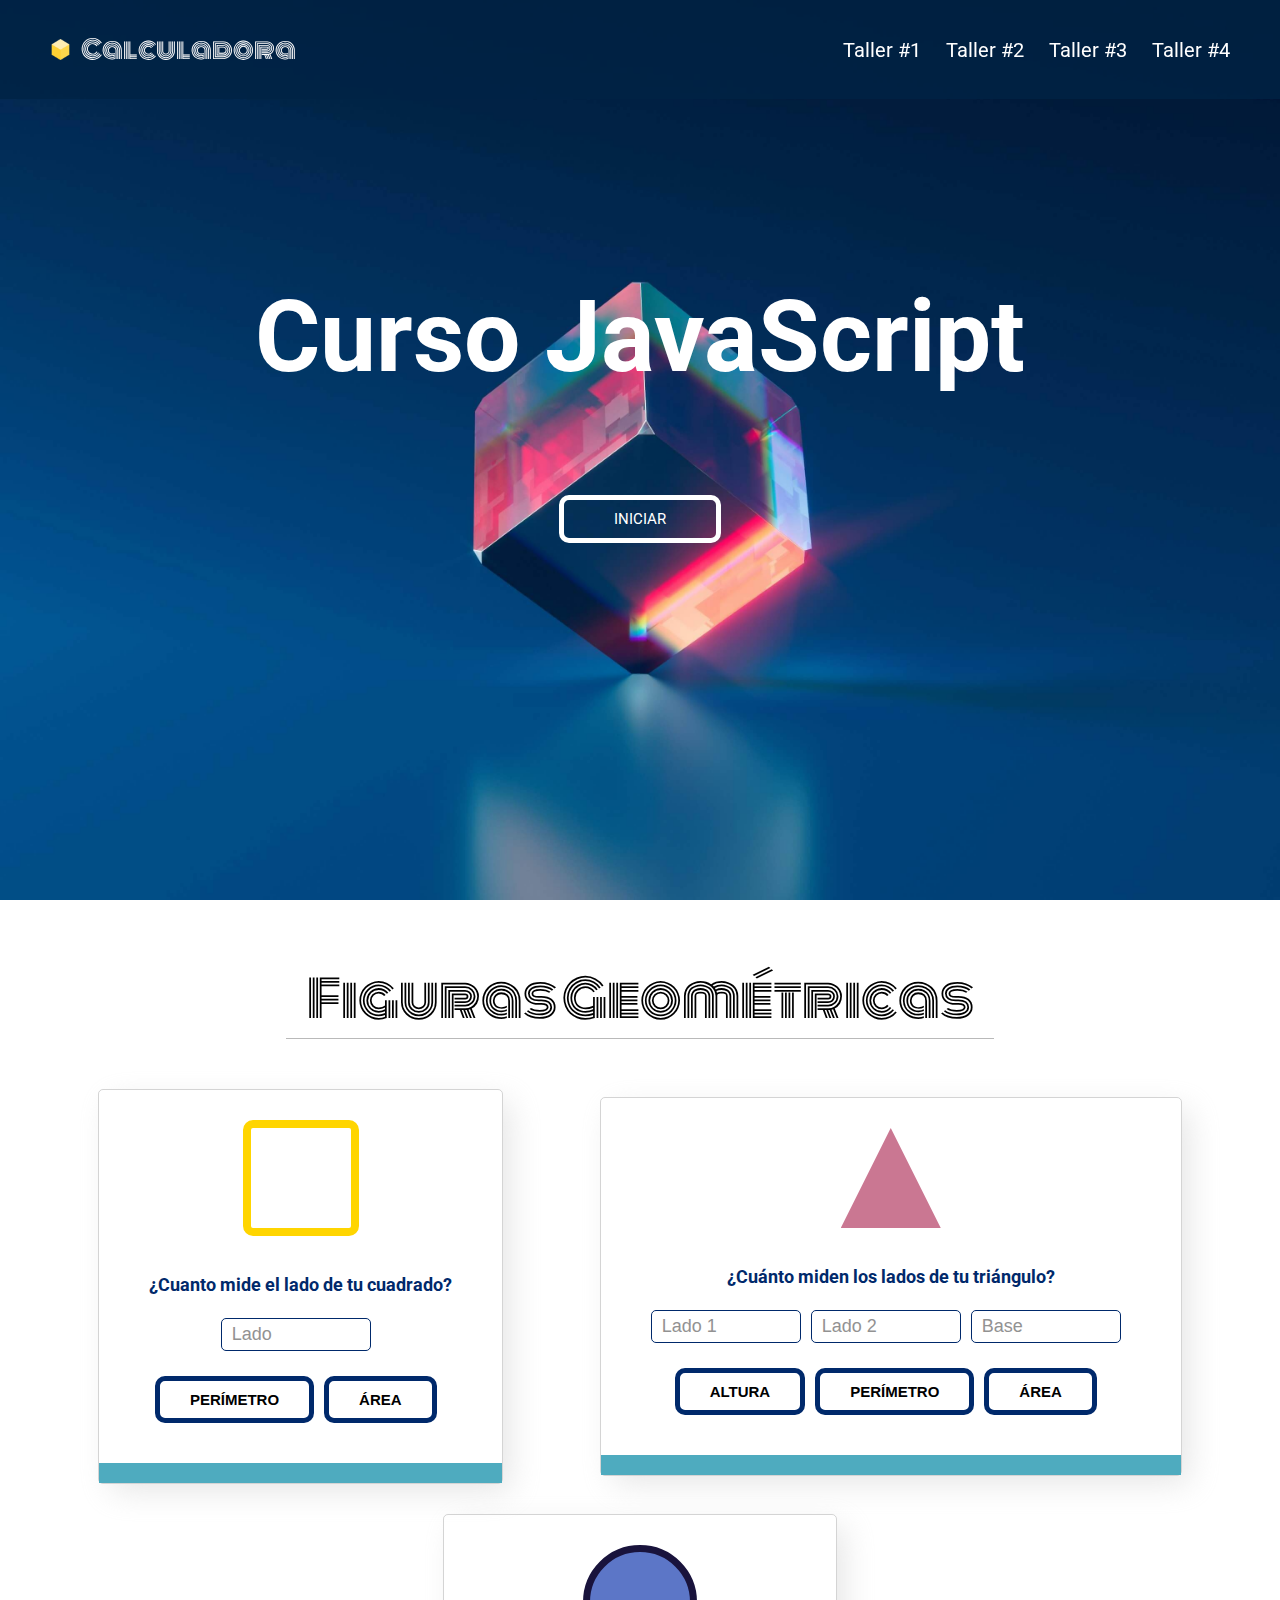
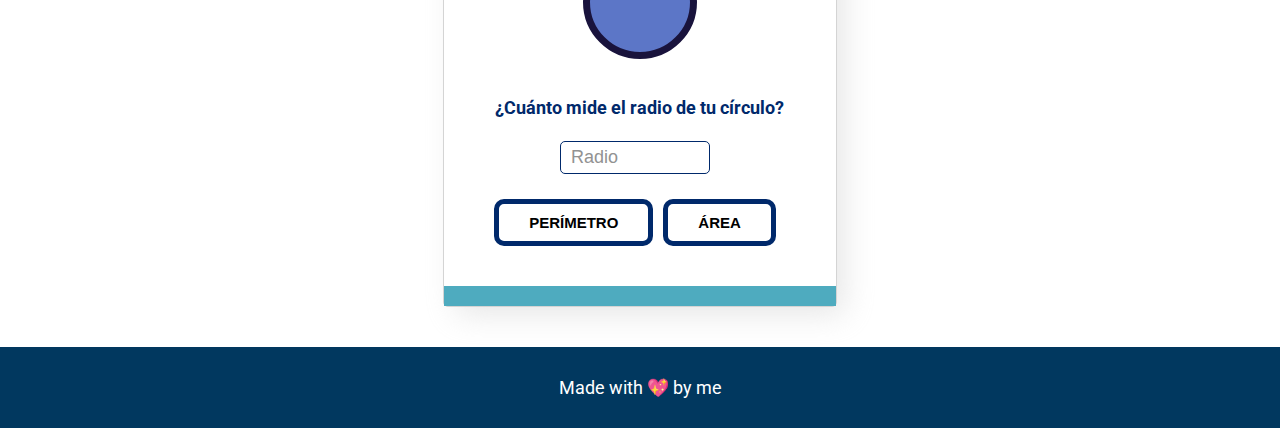
<file: index.html>
<!DOCTYPE html>
<html lang="en">
<head>
  <meta charset="UTF-8">
  <meta http-equiv="X-UA-Compatible" content="IE=edge">
  <meta name="viewport" content="width=device-width, initial-scale=1.0">
  <link rel="shortcut icon" href="assets/img/favicon.png" type="image/x-icon">
  <link rel="preconnect" href="https://fonts.googleapis.com">
  <link rel="preconnect" href="https://fonts.gstatic.com" crossorigin>
  <link href="https://fonts.googleapis.com/css2?family=Monoton&family=Roboto:wght@100;300;500;700;900&display=swap" rel="stylesheet">
  
  <link rel="stylesheet" href="css/style.css">
  <link rel="stylesheet" href="css/tablet.css" media="(max-width: 1000px)">
  <link rel="stylesheet" href="css/tablet-2.css" media="(max-width: 850px)">
  <link rel="stylesheet" href="css/mobile.css" media="(max-width: 600px)">

  <title>Curso práctico de JavaScript</title>
</head>
<body>
  <header>
    <nav>
      <section class="logo">
        <img src="assets/img/favicon.png" alt="logo">
        <span>Calculadora</span>
      </section>
      <div class="nav-options" id="nav-options">
        <a href="#fig-geometricas-section" onclick="mostrarTaller1()">Taller #1</a>
        <a href="#descuentos-section" onclick="mostrarTaller2()">Taller #2</a>
        <a href="#promedios-section" onclick="mostrarTaller3()">Taller #3</a>
        <a href="#analisis-section" onclick="mostrarTaller4()">Taller #4</a>
      </div>
      <img src="assets/img/menu-icon.jpg" alt="icono menu" class="icono-menu" onclick="dropdown()">
    </nav>
    <section class="title">
      <h1>Curso JavaScript</h1>
      <a href="#main" onclick="mostrarTaller1()">INICIAR</a>
    </section>
  </header>
  <main id="main">
    <section id="fig-geometricas-section">
      <h2>Figuras Geométricas</h2>
      <div class="taller-section fig-geometricas-section">
        <!-- ============================== CUADRADO SECTION -->
        <section class="calcular cuadrado-section">
          <form action="">
            <label for="InputCuadrado">
              <h3>¿Cuanto mide el lado de tu cuadrado?</h3>
            </label>
            <input id="InputCuadrado" class="Input" type="number" placeholder="Lado">
            <section class="button-section">
              <input type="button" onclick="calcularPerimetroCuadrado()" value="PERÍMETRO">
              <input type="button" onclick="calcularAreaCuadrado()" value="ÁREA">
            </section>
          </form>
          <div class="answer" id="rptaCuadrado"></div>
        </section>
        
        <!-- ================================ TRIANGULO SECTION -->
        <section class="calcular triangulo-section">
          <form action="">
            <label for="InputTriangulo1">
              <h3>¿Cuánto miden los lados de tu triángulo?</h3>
            </label>
            <section class="triangulo-input-section">
              <input id="InputTriangulo1" class="Input" type="number" placeholder="Lado 1">
              <input id="InputTriangulo2" class="Input" type="number" placeholder="Lado 2">
              <input id="InputTrianguloBase" class="Input" type="number" placeholder="Base">
            </section>
    
            <section class="button-section">
              <input type="button" onclick="calcularAlturaTriangulo()" value="ALTURA">
              <input type="button" onclick="calcularPerimetroTriangulo()" value="PERÍMETRO">
              <input type="button" onclick="calcularAreaTriangulo()" value="ÁREA">
            </section>
          </form>
          <div class="answer" id="rptaTriangulo"></div>
        </section>
  
        <!-- ============================ CIRCULO SECTION -->
        <section class="calcular circulo-section">
          <form action="">
            <label for="InputCirculo">
              <h3>¿Cuánto mide el radio de tu círculo?</h3>
            </label>
            <input id="InputCirculo" class="Input" type="number" placeholder="Radio">
            <section class="button-section">
              <input type="button" onclick="calcularPerimetroCirculo()" value="PERÍMETRO">
              <input type="button" onclick="calcularAreaCirculo()" value="ÁREA">
            </section>
          </form>
          <div class="answer" id="rptaCirculo"></div>
        </section>
      </div>
    </section>

    <!-- ============================= DESCUENTOS SECTION -->
    
    <section id="descuentos-section">
      <h2>% Descuentos</h2>
      <div class="taller-section descuentos-section"> 
        <section class="calcular calc-dscto-section">
          <img class="dscto-icon" src="assets/img/discount-icon.png" alt="Icono descuento">
          <form action="">
            <input id="InputPrecio" class="Input" type="number" placeholder="Precio">
  
            <section class="coupon-section">
              <h3>¿Aplicar Coupon?</h3>
    
              <label for="sincoupon">
                <input id="sincoupon" type="radio" name="iscoupon" checked onclick="mostrarSeccionCouponManual()">
                <span>Sin coupon</span>
              </label>
      
              <label for="concoupon">
                <input id="concoupon" type="radio" name="iscoupon" onclick="mostrarSeccionCouponManual()">
                <span>Con coupon</span>
              </label>
            </section>
    
            <section id="dctoManual">
              <input id="InputDscto" class="Input" type="number" placeholder="% Descuento">
            </section>
    
            <section id="dctoCoupon">
              <label for="coupons-choice">
                <span>Escoge un coupon: </span><br><br>
                <input type="text" list="coupons" class="Input" id="coupons-choice">
              </label>
              <datalist id="coupons">
                <option value="StarkCoupon"></option>
                <option value="RoggersCoupon"></option>
                <option value="ThorCoupon"></option>
              </datalist>
            </section>
  
            <section class="button-section" id="section-btn-dcto">
              <input type="button" onclick="calcularPrecioFinal()" value="CALCULAR PRECIO FINAL">
            </section>
          </form>
          <div class="answer" id="rptaDescuento"></div>
        </section>
      </div>
    </section>

    <!-- ============================================================== PROMEDIOS -->
    
    <section id="promedios-section">
      <h2>Promedios, Mediana y Moda</h2>
      <div class="taller-section promedios-section">
        <!-- ========MEDIA ARITMETICA -->
        <section class="calcular maritmetica-card promedios-card">
          <p class="card-promedios-title">Media aritmética</p>
          <img src="assets/img/maritmetica-icon.jpg" alt="icono media aritmetica">
          <form action="">
            <div id="listaDatosMA" class="listaDatos"></div>
  
            <div class="InputSection">
              <input id="InputDatoMA" class="Input" type="number" placeholder="Ingresa dato">
              <input type="button" value="+" class="addButton" onclick="agregarDatoMA()">
            </div>
  
            <section class="button-section">
              <input type="button" value="CALCULAR" onclick="mostrarPromedio()">
            </section>
          </form>
          <div class="answer" id="rptaMAritmetica"></div>
        </section>
  
        <!-- ========== MEDIA GEOMÉTRICA -->
        <section class="calcular mgeometrica-card promedios-card">
          <p class="card-promedios-title">Media geométrica</p>
          <img src="assets/img/mgeometrica-icon.jpg" alt="icono media geométrica">
          <form action="">
            <div id="listaDatosMG" class="listaDatos"></div>
  
            <div class="InputSection">
              <input id="InputDatoMG" class="Input" type="number" placeholder="Ingresa dato">
              <input type="button" value="+" class="addButton" onclick="agregarDatoMG()">
            </div>
  
            <section class="button-section">
              <input type="button" onclick="mostrarGeometrica()" value="CALCULAR">
            </section>
          </form>
          <div class="answer" id="rptaMGeometrica"></div>
        </section>
  
        <!-- ========== MEDIA ARMÓNICA -->
        <section class="calcular marmonica-card promedios-card">
          <p class="card-promedios-title">Media armónica</p>
          <img src="assets/img/marmonica-icon.jpg" alt="icono media armónica">
          <form action="">
            <div id="listaDatosMAr" class="listaDatos"></div>
  
            <div class="InputSection">
              <input id="InputDatoMAr" class="Input" type="number" placeholder="Ingresa dato">
              <input type="button" value="+" class="addButton" onclick="agregarDatoMAr()">
            </div>
  
            <section class="button-section">
              <input type="button" onclick="mostrarArmonica()" value="CALCULAR">
            </section>
          </form>
          <div class="answer" id="rptaMArmonica"></div>
        </section>
  
        <!-- ============== MEDIANA -->
        <section class="calcular mediana-card promedios-card">
          <p class="card-promedios-title">Mediana</p>
          <img src="assets/img/mediana.jpg" alt="icono mediana">
          <form action="">
            <div id="listaDatosMeadiana" class="listaDatos"></div>
  
            <div class="InputSection">
              <input id="InputDatoMediana" class="Input" type="number" placeholder="Ingresa dato">
              <input type="button" value="+" class="addButton" onclick="agregarMediana()">
            </div>
  
            <section class="button-section">
              <input type="button" onclick="mostrarMediana()" value="CALCULAR">
            </section>
          </form>
          <div class="answer" id="rptaMediana"></div>
        </section>
  
        <!-- =========== MODA -->
        <section class="calcular moda-card promedios-card">
          <p class="card-promedios-title">Moda</p>
          <img src="assets/img/moda.jpg" alt="icono moda">
          <form action="">
            <div id="listaDatosModa" class="listaDatos"></div>
  
            <div class="InputSection">
              <input id="InputDatoModa" class="Input" type="number" placeholder="Ingresa dato">
              <input type="button" value="+" class="addButton" onclick="agregarModa()">
            </div>
  
            <section class="button-section">
              <input type="button" onclick="mostrarModa()" value="CALCULAR">
            </section>
          </form>
          <div class="answer" id="rptaModa"></div>
        </section>
      </div>
    </section>

    <!-- ============================ ANALISIS DE SALARIOS -->
    
    <section id="analisis-section">
      <h2>Análisis de Salarios</h2>
      <div class="taller-section analisis-section">
        <section class="calcular analisis-card">
          <form action="">
            <div id="listaDatosAnalisisSalarios" class="listaDatos" onclick="focusInputAS()"></div>
  
            <div class="InputSection datosSA">
              <div class="inputSA">
                <input id="InputDatoASNombre" class="Input" type="text" placeholder="Ingresa nombre">
                <input id="InputDatoASSalario" class="Input" type="number" placeholder="Ingresa salario">
              </div>
              <input type="button" id="addDatoAS" value="+" class="addButton" onclick="agregarPersona()">
            </div>
  
            <section class="button-section">
              <input type="button" onclick="mostrarAnalisisSalarios()" value="CALCULAR" id="calcularAnalisis">
            </section>
          </form>
          <div class="answer" id="rptaAS"></div>
        </section>
      </div>
    </section>
  </main>
  <footer>
    Made with 💖 by me
  </footer>

  <script src="js/main.js"></script>
  <script src="js/figuras.js"></script>
  <script src="js/descuentos.js"></script>
  <script src="js/promedio.js"></script>
  <script src="js/analisis.js"></script>
</body>
</html>
</file>
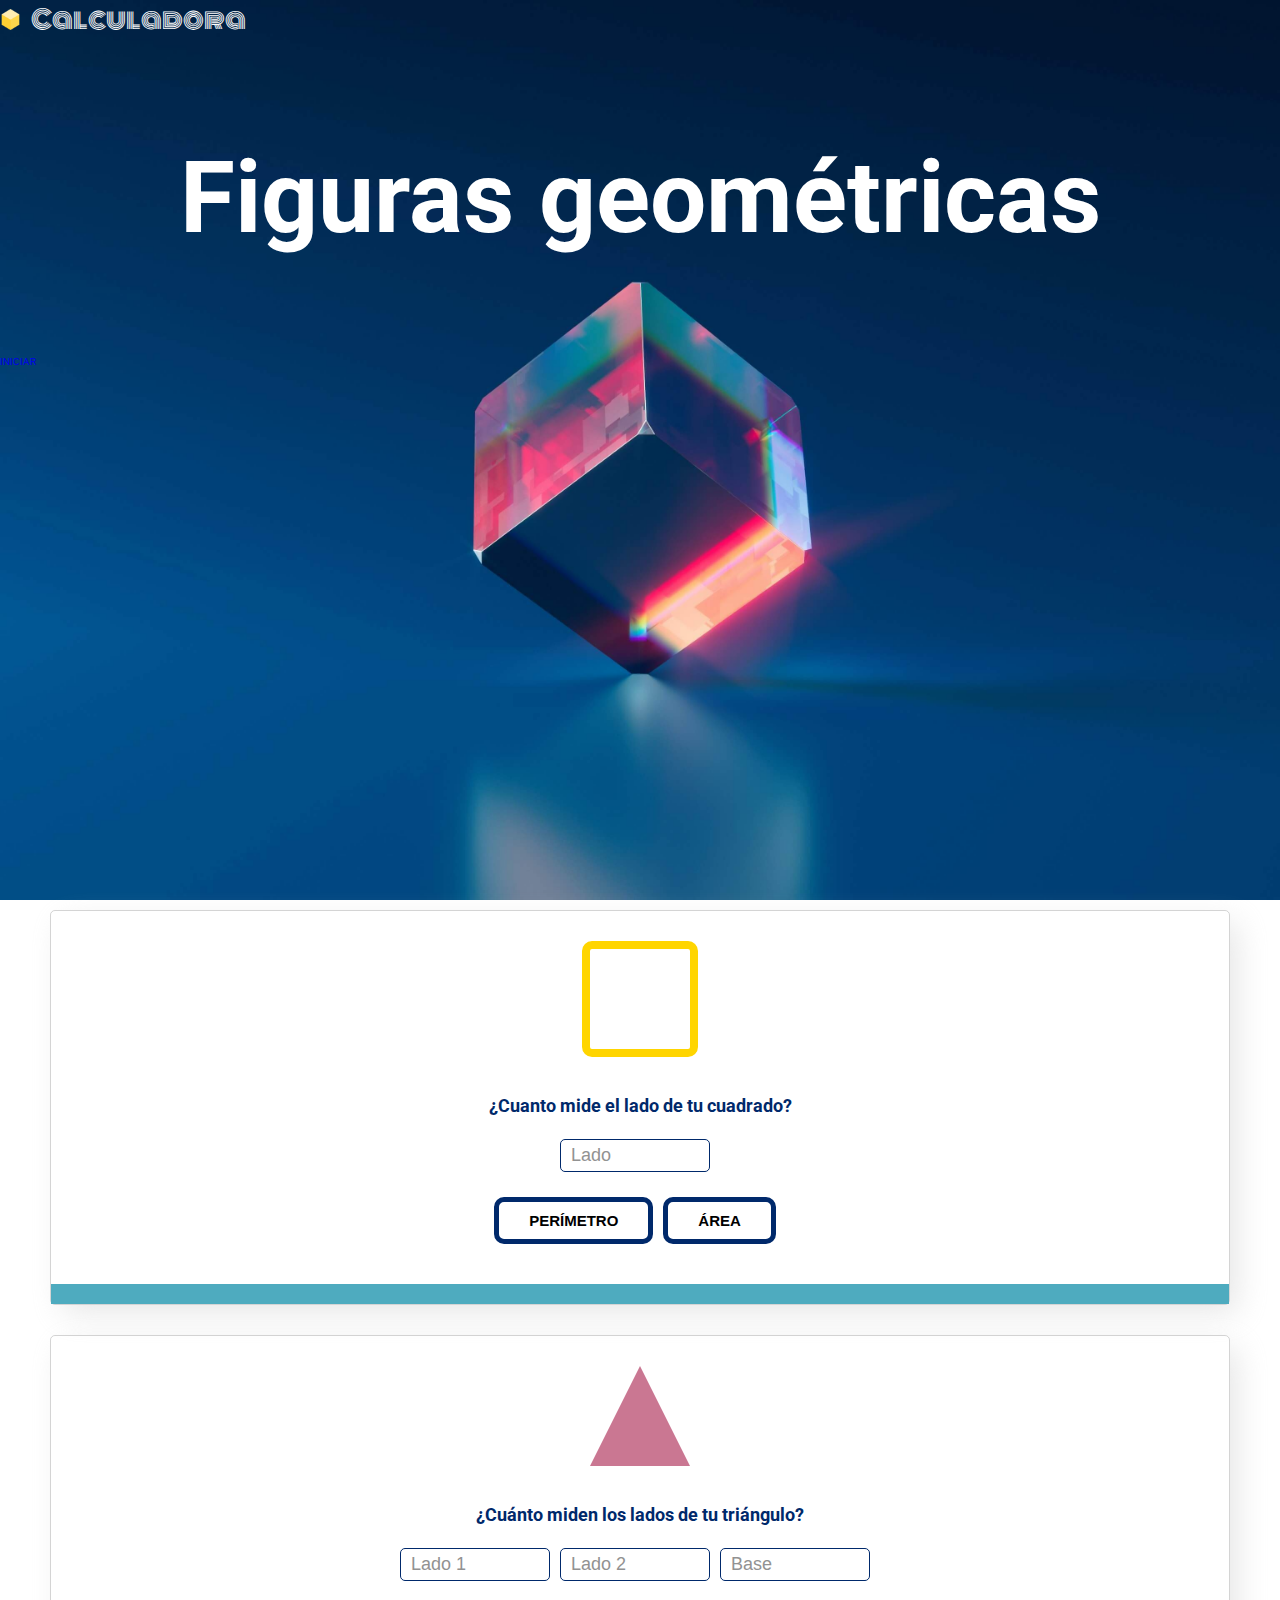
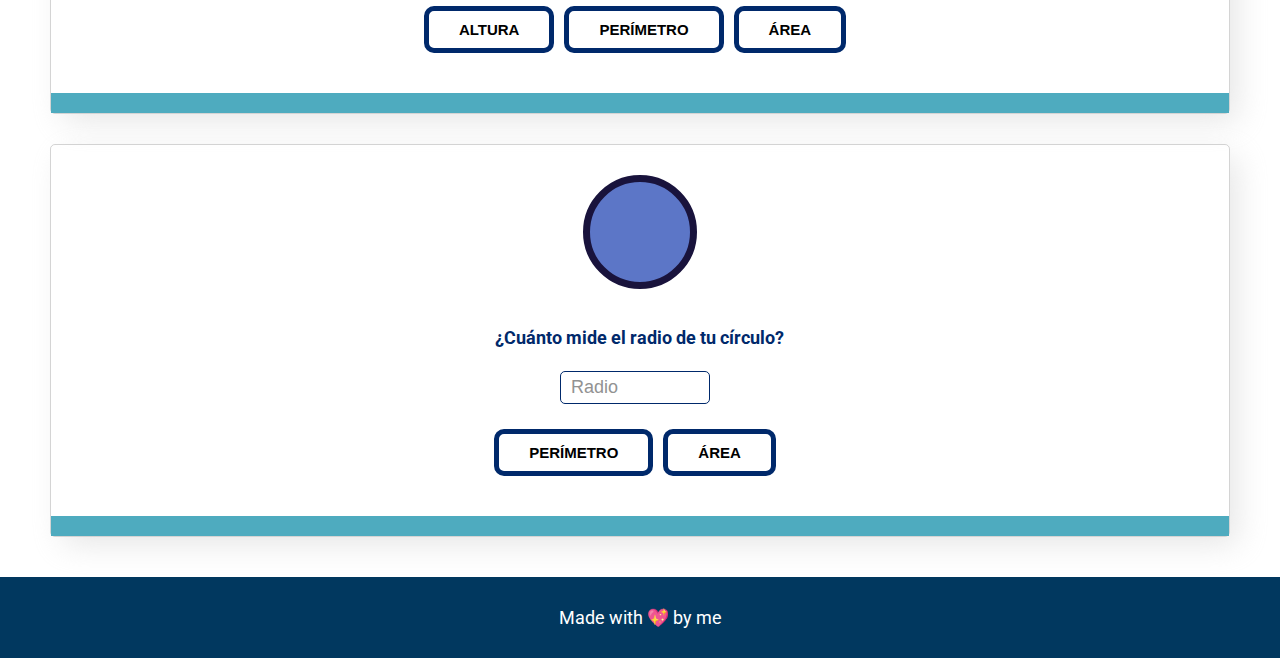
<file: figuras.html>
<!DOCTYPE html>
<html lang="en">
<head>
  <meta charset="UTF-8">
  <meta http-equiv="X-UA-Compatible" content="IE=edge">
  <meta name="viewport" content="width=device-width, initial-scale=1.0">
  <link rel="shortcut icon" href="assets/img/favicon.png" type="image/x-icon">
  <link rel="preconnect" href="https://fonts.googleapis.com">
  <link rel="preconnect" href="https://fonts.gstatic.com" crossorigin>
  <link href="https://fonts.googleapis.com/css2?family=Monoton&family=Roboto:wght@100;300;500;700;900&display=swap" rel="stylesheet">
  
  <link rel="stylesheet" href="css/style.css">
  <link rel="stylesheet" href="css/tablet.css" media="(max-width: 800px)">
  <link rel="stylesheet" href="css/mobile.css" media="(max-width: 600px)">

  <title>Figuras Geométricas | Curso práctico de JavaScript</title>
</head>
<body>
  <header>
    <section class="logo">
      <img src="assets/img/favicon.png" alt="logo">
      <span>Calculadora</span>
    </section>
    <h1>Figuras geométricas</h1>
    <a href="#main">INICIAR</a>
  </header>
  <main id="main">
    <section class="calcular cuadrado-section">
      <form action="">
        <label for="InputCuadrado">
          <h3>¿Cuanto mide el lado de tu cuadrado?</h3>
        </label>
        <input id="InputCuadrado" class="Input" type="number" placeholder="Lado">
        <section class="button-section">
          <input type="button" onclick="calcularPerimetroCuadrado()" value="PERÍMETRO">
          <input type="button" onclick="calcularAreaCuadrado()" value="ÁREA">
        </section>
      </form>
      <div class="answer" id="rptaCuadrado"></div>
    </section>

    <section class="calcular triangulo-section">
      <form action="">
        <label for="InputTriangulo1">
          <h3>¿Cuánto miden los lados de tu triángulo?</h3>
        </label>
        <section class="triangulo-input-section">
          <input id="InputTriangulo1" class="Input" type="number" placeholder="Lado 1">
          <input id="InputTriangulo2" class="Input" type="number" placeholder="Lado 2">
          <input id="InputTrianguloBase" class="Input" type="number" placeholder="Base">
        </section>

        <section class="button-section">
          <input type="button" onclick="calcularAlturaTriangulo()" value="ALTURA">
          <input type="button" onclick="calcularPerimetroTriangulo()" value="PERÍMETRO">
          <input type="button" onclick="calcularAreaTriangulo()" value="ÁREA">
        </section>
      </form>
      <div class="answer" id="rptaTriangulo"></div>
    </section>
    <section class="calcular circulo-section">
      <form action="">
        <label for="InputCirculo">
          <h3>¿Cuánto mide el radio de tu círculo?</h3>
        </label>
        <input id="InputCirculo" class="Input" type="number" placeholder="Radio">
        <section class="button-section">
          <input type="button" onclick="calcularPerimetroCirculo()" value="PERÍMETRO">
          <input type="button" onclick="calcularAreaCirculo()" value="ÁREA">
        </section>
      </form>
      <div class="answer" id="rptaCirculo"></div>
    </section>
  </main>
  <footer>
    Made with 💖 by me
  </footer>
  <script src="./figuras.js"></script>
</body>
</html>
</file>
<file: css/style.css>
/* font-family: 'Monoton', cursive;
font-family: 'Roboto', sans-serif; */

:root{
  --yellow: #FFD500;
  --blue: #00296B;
}

body{
  padding: 0;
  margin: 0;
  font-family: 'Roboto', sans-serif;
}

*{
  box-sizing: border-box;
}

html{
  font-size: 62.5%;
}

a{
  text-decoration: none;
  cursor: pointer;
}

/* ==================================== INICIO */

header{
  width: 100%;
  height: 100vh;
  background-image: url('../assets/img/main-background.jpg');
  background-repeat: no-repeat;
  background-size: cover;
  background-position: center;
}

header nav{
  position: fixed;
  top: 0px;
  display: flex;
  justify-content: space-between;
  align-items: center;
  background-color: rgb(0,35,69,0.8);
  padding: 30px 50px;
  width: 100%;
  z-index: 10;
}

header nav .nav-options{
  display: flex;
  align-items: center;
}


header nav .nav-options a{
  font-size: 2rem;
  margin-inline-start: 25px;
  color: white;
}

header .logo{
  display: flex;
  align-items: center;
}

header .logo img{
  width: 21px;
  margin-inline-end: 10px;
}

header .logo span{
  font-family: 'Monoton', cursive;
  color: white;
  font-size: 2.5rem;
}

header .title{
  display: flex;
  flex-direction: column;
  justify-content: center;
  align-items: center;
  height: 80%;
}

header h1{
  font-size: 10rem;
  color: white;
  text-align: center;
  margin: 100px 50px;
}

header .title a{
  color: white;
  border: 5px solid white;
  border-radius: 10px;
  padding: 10px 50px;
  font-size: 1.5rem;
  transition: ease;
}

header nav .icono-menu{
  width: 18px;
  height: 18px;
  display: none;
}


/* ======================= MAIN */

main{
  padding: 10px 50px;
}

main h2{
  font-size: 5rem;
  font-family: 'Monoton', cursive;
  font-weight: 100;
  width: 60%;
  border-block-end: 1px solid rgb(185, 185, 185);
  margin: 50px auto;
  text-align: center;

}

#fig-geometricas-section, #descuentos-section, 
#promedios-section, #analisis-section {
  display: flex;
  flex-direction: column;
}

.taller-section{
  width: 100%;
  display: flex;
  justify-content: space-around;
  align-items: center;
  flex-wrap: wrap;
}


.calcular{
  width: auto;
  border-radius: 5px;
  border: 1px solid rgba(168, 168, 168, 0.49);
  box-shadow: 10px 10px 31px -3px rgba(203,203,203,0.49);
  -webkit-box-shadow: 10px 10px 31px -3px rgba(203,203,203,0.49);
  -moz-box-shadow: 10px 10px 31px -3px rgba(203,203,203,0.49);

  padding: 30px 50px;
  margin: 0 0 30px;
  display: flex;
  flex-direction: column;
  align-items: center;
  position: relative;
}

.calcular form{
  display: flex;
  flex-direction: column;
  align-items: center;

}

.calcular h3{
  font-size: 1.8rem;
  color: var(--blue);
  text-align: center;
}

.calcular .Input{
  border: 1px solid var(--blue);
  font-size: 1.8rem;
  border-radius: 5px;
  padding: 5px 10px;
  margin: 5px 10px 20px 0;
  width: 150px;
}

.calcular .button-section{
  display: flex;
  justify-content: space-around;
  flex-wrap: wrap;
  margin-block-end: 10px;
}

.calcular .button-section input{
  border: 5px solid var(--blue);
  font-size: 1.5rem;
  border-radius: 10px;
  padding: 10px 30px;
  margin: 5px 10px 20px 0;
  background-color: white;
  font-weight: bold;
  cursor: pointer;
}

.calcular .Input::placeholder{
  color: rgb(146, 146, 146);
}


.calcular .answer{
  width: 100%;
  background-color: #4EABBF;
  position: absolute;
  bottom: 0;
  padding: 10px;
  text-align: center;
  color: white;
  font-size: 1.8rem;
}

/* ============================ FIGURAS GEOMÉTRICAS SECTION */

/* ===================== CUADRADO */

.cuadrado-section::before{
  content: '';
  display: block;
  width: 100px;
  height: 100px;
  border: 8px solid var(--yellow);
  border-radius: 10px;
  margin-block-end: 20px;
} 


/* ======================= TRIANGULO */

.triangulo-section::before{
  content: '';
  display: block;
  width: 100px;
  height: 100px;
  background-color: #ca7792;
  margin-block-end: 20px;
  clip-path: polygon(50% 0%, 0 100%, 100% 100%);
}

.triangulo-input-section{
  display: flex;
  justify-content: space-around;
  flex-wrap: wrap;
}

/* ======================= CIRCULO */

.circulo-section::before{
  content: '';
  display: block;
  width: 100px;
  height: 100px;
  border: 7px solid #19133c;
  background-color: #5c76c7;
  border-radius: 50%;
  margin-block-end: 20px;
}




/* ======================== FOOTER */
footer{
  background-color: #01385f;
  color: white;
  padding: 30px 50px;
  text-align: center;
  font-size: 1.8rem;
}


/* ================================================DESCUENTOS SECTION */

#descuentos-section{
  display: none;
}

.calc-dscto-section .dscto-icon{
  width: 130px;
  margin-block-end: 30px;
}

.calc-dscto-section #InputPrecio{
  margin-block-end: 15px;
}

.calc-dscto-section .coupon-section{
  margin-block-end: 25px;
}

.calc-dscto-section .coupon-section span{
  font-size: 1.8rem;
}

.calc-dscto-section #dctoCoupon{
  display: none;
}

.calc-dscto-section #dctoCoupon span{
  font-size: 1.8rem;
  color: var(--blue);
}


/* =========================================== PROMEDIOS, MEDIANA Y MODA - SECTION */

#promedios-section{
  display: none;
}

.card-promedios-title{
  background-color: white;
  padding: 5px 10px;
  position: absolute;
  top: -12px;
  margin: 0;
  color: var(--blue);
  border-radius: 5px;
  letter-spacing: 2px;
  font-weight: bolder;
}

.addButton{
  height: 30px;
  width: 30px;
  text-align: center;
  background-color: white;
  border: 3px solid var(--blue);
  border-radius: 50%;
  color: var(--blue);
  font-weight: bolder;
  font-size: 1.6rem;
  cursor: pointer;
}

.promedios-card img{
  width: 120px;
  margin-block-end: 10px;
}

.listaDatos{
  color: var(--blue);
  font-size: 1.8rem;
  padding: 20px 0;
  width: 200px;
  text-align: center;
  overflow-wrap: break-word;
}

/* ========================= MODA SECTION */

.moda-card img{
  width: 250px;
}




/* ====================================================== ANALISIS DE SALARIOS */

#analisis-section{
  display: none;
}

#listaDatosAnalisisSalarios{
  height: auto;
  max-height: 300px;
  overflow-y: scroll;
  padding: 0;
  margin-block-end: 25px;
}

.datosSA{
  display: flex;
  justify-content: center;
  align-items: center;
}

.datosSA .inputSA{
  display: flex;
  flex-direction: column;
}
</file>
<file: css/tablet.css>
header .logo span{
  font-size: 1.7rem;
}

header .logo img{
  width: 17px;
}

header h1{
  font-size: 6rem;
}

main h2{
  font-size: 3rem;
}
</file>
<file: css/tablet-2.css>
header nav .nav-options{
  position: absolute;
  right: 40px;
  top: 68px;
  width: auto;
  flex-direction: column;
  background-color: black;
  padding: 10px 25px;
  border-radius: 4px;
  z-index: 20;
  display: none;
}

header nav .icono-menu{
  display: block;
}

header nav .nav-options a{
  margin: 15px 0;
}

main h2{
  width: 85%;
}
</file>
<file: css/mobile.css>
header nav{
  padding: 30px;
}

main h2{
  font-size: 2.5rem;
}

main{
  padding: 10px 30px;
}

.calcular{
  padding: 30px;
}

@media screen and (max-width: 400px) {
  header .logo span{
    display: none;
  }
  header .logo img{
    width: 20px;
  }
  header h1{
    font-size: 5rem;
  }
  main h2{
    width: 100%;
  }
  .calcular{
    padding: 15px;
  }
}
</file>
